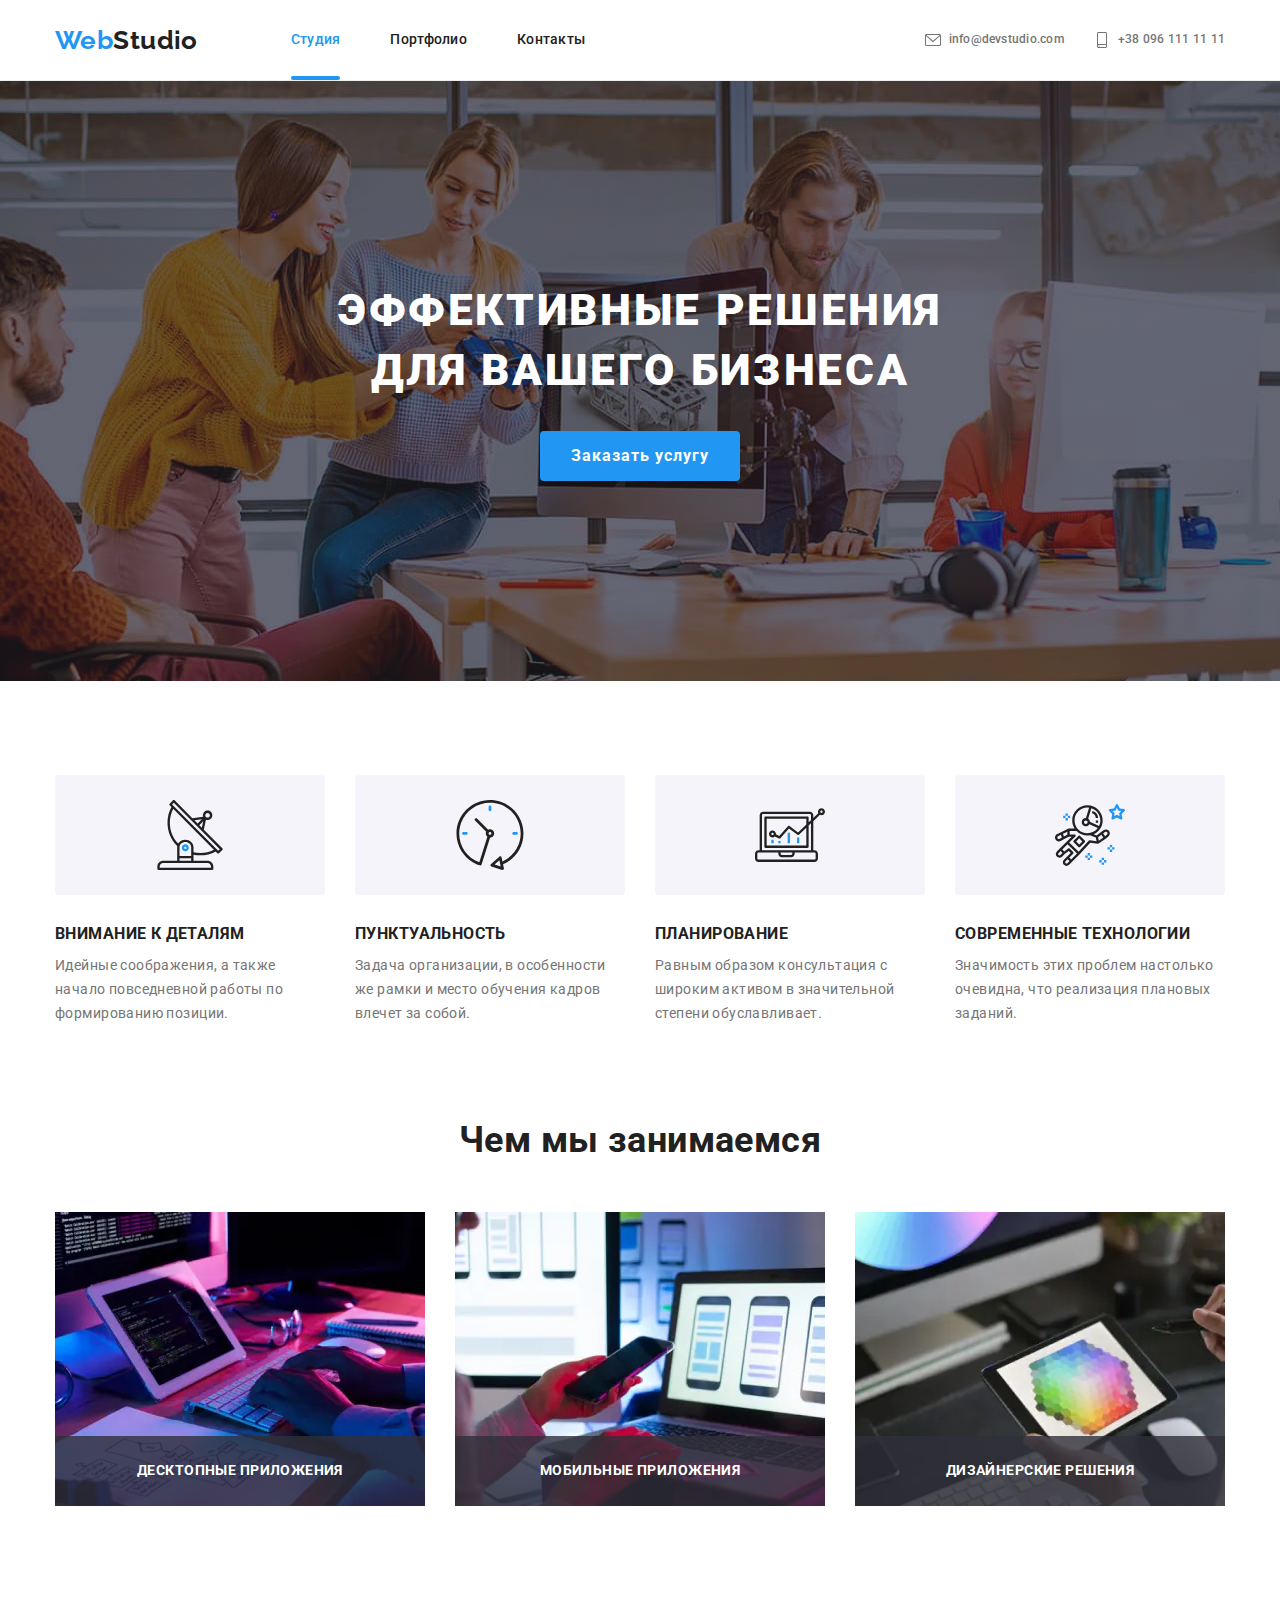
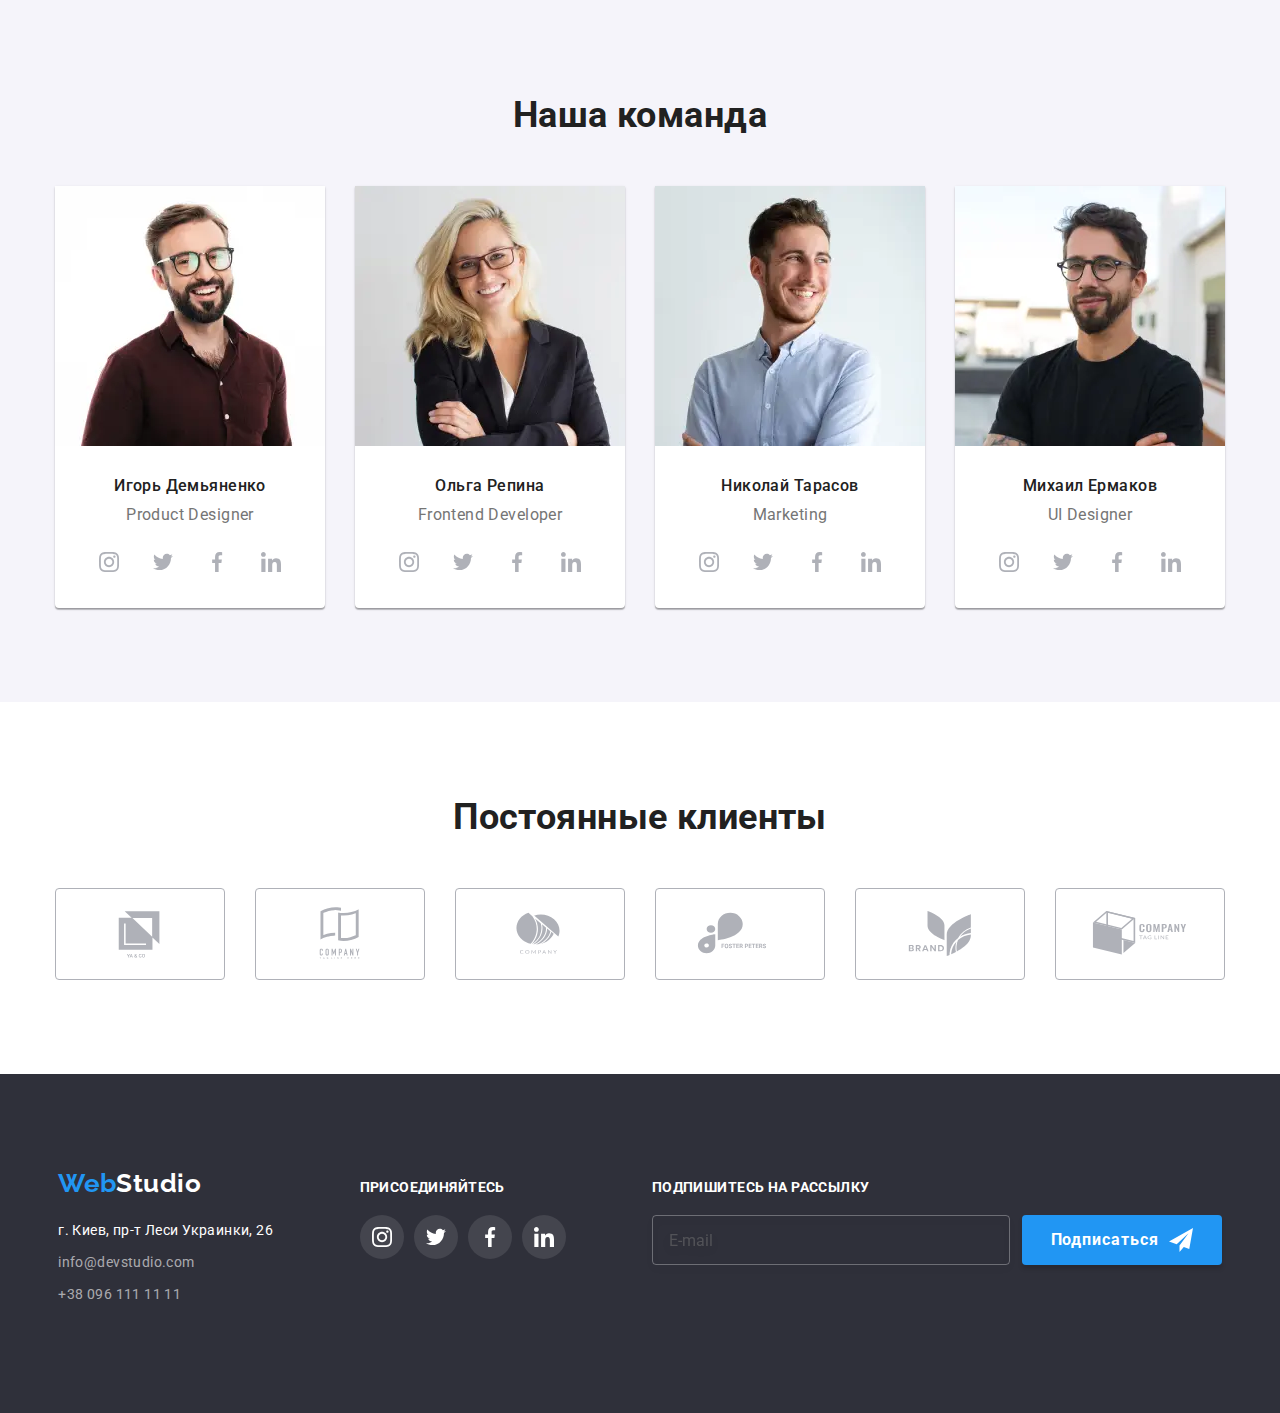
<file: index.html>
<!doctype html>
<html lang="ru">
<head>
    <meta charset="utf-8">
    <meta name="viewport" content="width=device-width, initial-scale=1.0" />
    <link 
    href="https://fonts.googleapis.com/css2?family=Raleway:wght@700&family=Roboto:wght@400;500;700;900&display=swap"
    rel="stylesheet">
    <link rel="stylesheet" href="./css/modern-normalize.css">
    <link rel="stylesheet" href="./css/main.min.css" />
    <title>Studio Main</title>
</head>
<body>
<!-- Page header -->
<header class="page-header">
    <div class="section__container header-container">
        <nav class="nav-group">
            <a href="#" class="header-logo">
                <span class="header-logo-colorized">Web</span>Studio
            </a>
            <ul class="site-nav">
                <li class="site-nav__item"> 
                    <a href="#" class="site-nav__link site-nav__link--current">Студия</a>
                </li>
                <li class="site-nav__item"> 
                    <a href="./portfolio.html" class="site-nav__link">Портфолио</a>
                </li>
                <li class="site-nav__item"> 
                    <a href="#" class="site-nav__link">Контакты</a>
                </li>
            </ul>
        </nav>
        <ul class="contact">
            <li class="contact__item"> 
               <a href="mailto:info@devstudio.com" class="contact__link">
                <svg class="contact__icon contact__icon--envelope">
                    <use href="./images/sprite.svg#envelope"></use>
                </svg>
                info@devstudio.com
                </a>
            </li>
            <li class="contact__item"> 
                <a href="tel:+380961111111" class="contact__link">
                    <svg class="contact__icon contact__icon--phone">
                        <use href="./images/sprite.svg#smartphone"></use>
                    </svg>
                    +38 096 111 11 11
                </a> 
            </li>
        </ul>
        <button type="button" class="menu-btn" data-menu-open>
            <svg class="menu-btn__icon" width="40" height="40">
                <use href="./images/sprite.svg#menu-icon"></use>
            </svg>
        </button>
    </div>
    <div class="mob-menu" data-menu>
        <div class="mob-menu__container" >
            <button class="mob-menu__close-btn" type="button" data-menu-close>
                <svg class="mob-menu__close-icon" width="40" height="40">
                    <use href="./images/sprite.svg#close-mob-menu"></use>
                </svg>
            </button>
            <div class="mob-menu__wrapper">
                <ul class="mob-menu__nav">
                    <li class="mob-menu__nav__item">
                        <a href="#" class="mob-menu__nav__link mob-menu__nav__link--current">Студия</a>
                    </li>
                    <li class="mob-menu__nav__item">
                        <a href="./portfolio.html" class="mob-menu__nav__link">Портфолио</a>
                    </li>
                    <li class="mob-menu__nav__item">
                        <a href="#" class="mob-menu__nav__link">Контакты</a>
                    </li>
                </ul>
                <div class="mob-menu__contacts">
                    <div class="mob-menu__tel">
                        <a href="tel:+380961111111" class="mob-menu__tel__link">
                            +38 096 111 11 11
                        </a>
                    </div>
                    <div class="mob-menu__mail">
                        <a href="mailto:info@devstudio.com" class="mob-menu__mail__link">
                            info@devstudio.com
                        </a>
                    </div>
                    <ul class="mob-menu__socials">
                        <li class="mob-menu__socials__item">
                            <a class="mob-menu__socials__link" href="#">Instagram</a>
                        </li>
                        <li class="mob-menu__socials__item">
                            <a class="mob-menu__socials__link" href="#">Twitter</a>
                        </li>
                        <li class="mob-menu__socials__item">
                            <a class="mob-menu__socials__link" href="#">Facebook</a>
                        </li>
                        <li class="mob-menu__socials__item">
                            <a class="mob-menu__socials__link" href="#">LinkedIn</a>
                        </li>
                    </ul>
                </div>
            </div>
        </div>
    </div>
</header>

<main>
<!-- Hero -->
<section class="hero">
    <h1 class="hero__title">Эффективные решения для вашего бизнеса</h1>
    <button type="button" class="button-primary button-primary--hero" data-modal-open>Заказать услугу</button>
</section>

<!-- Our advantages -->
<section class="section section--no-paddings">
    <div class="section__container">
        <h2 class="section__title section__title--hide">Наши преимущества</h2>
        <ul class="advantage">
            <li class="advantage__item">
                <div class="icon-wrapper">                
                  <svg class="advantage__icon" width="70" height="70">
                    <use href="./images/sprite.svg#antenna"></use>
                  </svg>
                </div>          
                <h3 class="advantage__title">Внимание к деталям</h3>
                <p class="advantage__text">Идейные соображения, а также начало повседневной работы по формированию позиции.</p>
            <li class="advantage__item">
                <div class="icon-wrapper">
                  <svg class="advantage__icon" width="70" height="70">
                    <use href="./images/sprite.svg#clock"></use>
                  </svg>
                </div>     
                <h3 class="advantage__title">Пунктуальность</h3>
                <p class="advantage__text">Задача организации, в особенности же рамки и место обучения кадров влечет за собой.</p>
            </li>
            <li class="advantage__item">
                <div class="icon-wrapper">
                  <svg class="advantage__icon" width="70" height="70">
                    <use href="./images/sprite.svg#diagram"></use>
                  </svg>
                </div>     
                <h3 class="advantage__title">Планирование</h3>
                <p class="advantage__text">Равным образом консультация с широким активом в значительной степени обуславливает.</p>
            </li>
            <li class="advantage__item">
                <div class="icon-wrapper">
                  <svg class="advantage__icon" width="70" height="70">
                    <use href="./images/sprite.svg#astronaut"></use>
                  </svg>
                </div>     
                <h3 class="advantage__title">Современные технологии</h3>
                <p class="advantage__text">Значимость этих проблем настолько очевидна, что реализация плановых заданий.</p>
            </li>
        </ul>
    </div>
</section>

<!-- Features -->
<section class="section section--none-top">
    <div class="section__container">
        <h2 class="section__title">Чем мы занимаемся</h2>
        <ul class="feature">
            <li class="feature__item">
                <picture>
                    <source srcset="
                        ./images/desk/feature1_1200px.webp 1x, 
                        ./images/desk/feature1@2x_1200px.webp 2x" type="image/webp"/>
                    <source srcset="
                        ./images/desk/feature1_1200px.jpg 1x, 
                        ./images/desk/feature1@2x_1200px.jpg 2x" type="image/jpg"/>
                    <img class="member__image" src="./images/mob/feature1_1200px.jpg" alt="Процесс расработки проекта">
                </picture>
                <div class="feature-wrapper">
                    <p class="feature__text">Десктопные приложения</p>
                </div>
            </li>
            <li class="feature__item">
                <picture>
                    <source srcset="
                        ./images/desk/feature2_1200px.webp 1x, 
                        ./images/desk/feature2@2x_1200px.webp 2x" type="image/webp"/>
                    <source srcset="
                        ./images/desk/feature2_1200px.jpg 1x, 
                        ./images/desk/feature2@2x_1200px.jpg 2x" type="image/jpg"/>
                    <img class="member__image" src="./images/mob/feature2_1200px.jpg" alt="Адаптация для мобильных устройств">
                </picture>
                <div class="feature-wrapper">
                    <p class="feature__text">Мобильные приложения</p>
                </div>
            </li>
            <li class="feature__item">
                <picture>
                    <source srcset="
                        ./images/desk/feature3_1200px.webp 1x, 
                        ./images/desk/feature3@2x_1200px.webp 2x" type="image/webp"/>
                    <source srcset="
                        ./images/desk/feature3_1200px.jpg 1x, 
                        ./images/desk/feature3@2x_1200px.jpg 2x" type="image/jpg"/>
                    <img class="member__image" src="./images/mob/feature3_1200px.jpg" alt="Разработка дизайна">
                </picture>
                <div class="feature-wrapper">
                    <p class="feature__text">Дизайнерские решения</p>
                </div>
            </li>
        </ul>
    </div>
</section>

<!-- Our team -->
<section class="section section--no-paddings section--dimm">
    <div class="section__container">
        <h2 class="section__title">Наша команда</h2>
        <ul class="member">
            <li class="member__item">
                <picture>
                    <source media="(min-width:1200px)" srcset="
                        ./images/desk/member1_1200px.webp 1x, 
                        ./images/desk/member1@2x_1200px.webp 2x" type="image/webp"/>
                    <source media="(min-width:1200px)" srcset="
                        ./images/desk/member1_1200px.jpg 1x, 
                        ./images/desk/member1@2x_1200px.jpg 2x" type="image/jpg"/>
                    <source media="(min-width:768px)" srcset="
                        ./images/tab/member1_768px.webp 1x, 
                        ./images/tab/member1@2x_768px.webp 2x" type="image/webp"/>
                    <source media="(min-width:768px)" srcset="
                        ./images/tab/member1_768px.jpg 1x, 
                        ./images/tab/member1@2x_768px.jpg 2x" type="image/jpg"/>
                    <source media="(max-width:767px)" srcset="
                        ./images/mob/member1_480px.webp 1x, 
                        ./images/mob/member1@2x_480px.webp 2x" type="image/webp"/>
                    <source media="(max-width:767px)" srcset="
                        ./images/mob/member1_480px.jpg 1x, 
                        ./images/mob/member1@2x_480px.jpg 2x" type="image/jpg"/>
                    <img class="member__image" src="./images/mob/member1_480px.jpg" alt="фото Игоря Демьяненко">
                </picture>
                <div class="member-wrapper">
                  <h3 class="member__name">Игорь Демьяненко</h3>
                  <p class="member__position">Product Designer</p>
                  <ul class="socials">
                      <li class="socials__item">
                        <a href="" class="socials__link">
                            <svg class="socials__icon socials__icon--grey">
                                <use href="./images/sprite.svg#instagram"></use>
                            </svg>
                        </a>
                          </li>
                      <li class="socials__item">
                        <a href="" class="socials__link">
                            <svg class="socials__icon socials__icon--grey">
                                <use href="./images/sprite.svg#twitter"></use>
                            </svg>
                        </a>
                          </li>
                      <li class="socials__item">
                        <a href="" class="socials__link">
                            <svg class="socials__icon socials__icon--grey">
                                <use href="./images/sprite.svg#facebook"></use>
                            </svg>
                        </a>
                          </li>
                      <li class="socials__item">
                         <a href="" class="socials__link">
                            <svg class="socials__icon socials__icon--grey">
                                <use href="./images/sprite.svg#linkedin"></use>
                            </svg>
                        </a>
                          </li>
                  </ul>
                </div>
            </li>
            <li class="member__item">
                <picture>
                    <source media="(min-width:1200px)" srcset="
                        ./images/desk/member2_1200px.webp 1x, 
                        ./images/desk/member2@2x_1200px.webp 2x" type="image/webp"/>
                    <source media="(min-width:1200px)" srcset="
                        ./images/desk/member2_1200px.jpg 1x, 
                        ./images/desk/member2@2x_1200px.jpg 2x" type="image/jpg"/>
                    <source media="(min-width:768px)" srcset="
                        ./images/tab/member2_768px.webp 1x, 
                        ./images/tab/member2@2x_768px.webp 2x" type="image/webp"/>
                    <source media="(min-width:768px)" srcset="
                        ./images/tab/member2_768px.jpg 1x, 
                        ./images/tab/member2@2x_768px.jpg 2x" type="image/jpg"/>
                    <source media="(max-width:767px)" srcset="
                        ./images/mob/member2_480px.webp 1x, 
                        ./images/mob/member2@2x_480px.webp 2x" type="image/webp"/>
                    <source media="(max-width:767px)" srcset="
                        ./images/mob/member2_480px.jpg 1x, 
                        ./images/mob/member2@2x_480px.jpg 2x" type="image/jpg"/>
                    <img class="member__image" src="./images/mob/member2_480px.jpg" alt="фото Игоря Демьяненко">
                </picture>
                <div class="member-wrapper">
                  <h3 class="member__name">Ольга Репина</h3>
                  <p class="member__position">Frontend Developer</p>
                  <ul class="socials">
                      <li class="socials__item">
                          <a href="" class="socials__link">
                              <svg class="socials__icon socials__icon--grey">
                                  <use href="./images/sprite.svg#instagram"></use>
                              </svg>
                          </a>
                      </li>
                      <li class="socials__item">
                          <a href="" class="socials__link">
                              <svg class="socials__icon socials__icon--grey">
                                  <use href="./images/sprite.svg#twitter"></use>
                              </svg>
                          </a>
                      </li>
                      <li class="socials__item">
                          <a href="" class="socials__link">
                              <svg class="socials__icon socials__icon--grey">
                                  <use href="./images/sprite.svg#facebook"></use>
                              </svg>
                          </a>
                      </li>
                      <li class="socials__item">
                          <a href="" class="socials__link">
                              <svg class="socials__icon socials__icon--grey">
                                  <use href="./images/sprite.svg#linkedin"></use>
                              </svg>
                          </a>
                      </li>
                  </ul>
                </div>
            </li>
            <li class="member__item">
                <picture>
                    <source media="(min-width:1200px)" srcset="
                        ./images/desk/member3_1200px.webp 1x, 
                        ./images/desk/member3@2x_1200px.webp 2x" type="image/webp"/>
                    <source media="(min-width:1200px)" srcset="
                        ./images/desk/member3_1200px.jpg 1x, 
                        ./images/desk/member3@2x_1200px.jpg 2x" type="image/jpg"/>
                    <source media="(min-width:768px)" srcset="
                        ./images/tab/member3_768px.webp 1x, 
                        ./images/tab/member3@2x_768px.webp 2x" type="image/webp"/>
                    <source media="(min-width:768px)" srcset="
                        ./images/tab/member3_768px.jpg 1x, 
                        ./images/tab/member3@2x_768px.jpg 2x" type="image/jpg"/>
                    <source media="(max-width:767px)" srcset="
                        ./images/mob/member3_480px.webp 1x, 
                        ./images/mob/member3@2x_480px.webp 2x" type="image/webp"/>
                    <source media="(max-width:767px)" srcset="
                        ./images/mob/member3_480px.jpg 1x, 
                        ./images/mob/member3@2x_480px.jpg 2x" type="image/jpg"/>
                    <img class="member__image" src="./images/mob/member3-480px.jpg" alt="фото Игоря Демьяненко">
                </picture>
                <div class="member-wrapper">
                  <h3 class="member__name">Николай Тарасов</h3>
                  <p class="member__position">Marketing</p>
                  <ul class="socials">
                      <li class="socials__item">
                          <a href="" class="socials__link">
                              <svg class="socials__icon socials__icon--grey">
                                  <use href="./images/sprite.svg#instagram"></use>
                              </svg>
                          </a>
                      </li>
                      <li class="socials__item">
                          <a href="" class="socials__link">
                              <svg class="socials__icon socials__icon--grey">
                                  <use href="./images/sprite.svg#twitter"></use>
                              </svg>
                          </a>
                      </li>
                      <li class="socials__item">
                          <a href="" class="socials__link">
                              <svg class="socials__icon socials__icon--grey">
                                  <use href="./images/sprite.svg#facebook"></use>
                              </svg>
                          </a>
                      </li>
                      <li class="socials__item">
                          <a href="" class="socials__link">
                              <svg class="socials__icon socials__icon--grey">
                                  <use href="./images/sprite.svg#linkedin"></use>
                              </svg>
                          </a>
                      </li>
                  </ul>
                </div>
            </li>
            <li class="member__item">
                <picture>
                    <source media="(min-width:1200px)" srcset="
                        ./images/desk/member4_1200px.webp 1x, 
                        ./images/desk/member4@2x_1200px.webp 2x" type="image/webp"/>
                    <source media="(min-width:1200px)" srcset="
                        ./images/desk/member4_1200px.jpg 1x, 
                        ./images/desk/member4@2x_1200px.jpg 2x" type="image/jpg"/>
                    <source media="(min-width:768px)" srcset="
                        ./images/tab/member4_768px.webp 1x, 
                        ./images/tab/member4@2x_768px.webp 2x" type="image/webp"/>
                    <source media="(min-width:768px)" srcset="
                        ./images/tab/member4_768px.jpg 1x, 
                        ./images/tab/member4@2x_768px.jpg 2x" type="image/jpg"/>
                    <source media="(max-width:767px)" srcset="
                        ./images/mob/member4_480px.webp 1x, 
                        ./images/mob/member4@2x_480px.webp 2x" type="image/webp"/>
                    <source media="(max-width:767px)" srcset="
                        ./images/mob/member4_480px.jpg 1x, 
                        ./images/mob/member4@2x_480px.jpg 2x" type="image/jpg"/>
                    <img class="member__image" src="./images/mob/member4_480px.jpg" alt="фото Игоря Демьяненко">
                </picture>
                <div class="member-wrapper">
                  <h3 class="member__name">Михаил Ермаков</h3>
                  <p class="member__position">UI Designer</p>
                  <ul class="socials">
                      <li class="socials__item">
                          <a href="" class="socials__link">
                              <svg class="socials__icon socials__icon--grey">
                                  <use href="./images/sprite.svg#instagram"></use>
                              </svg>
                          </a>
                      </li>
                      <li class="socials__item">
                          <a href="" class="socials__link">
                              <svg class="socials__icon socials__icon--grey">
                                  <use href="./images/sprite.svg#twitter"></use>
                              </svg>
                          </a>
                      </li>
                      <li class="socials__item">
                          <a href="" class="socials__link">
                              <svg class="socials__icon socials__icon--grey">
                                  <use href="./images/sprite.svg#facebook"></use>
                              </svg>
                          </a>
                      </li>
                      <li class="socials__item">
                          <a href="" class="socials__link">
                              <svg class="socials__icon socials__icon--grey">
                                  <use href="./images/sprite.svg#linkedin"></use>
                              </svg>
                          </a>
                      </li>
                  </ul>
                </div>
            </li>
        </ul>
    </div>
</section>

<!-- Our Clients -->
<section class="section section--no-paddings">
    <div class="section__container section__container--no-padding">
        <h2 class="section__title">Постоянные клиенты</h2>
        <ul class="client">
            <li class="client__item">
                <a href="" class="client__link">
                    <svg class="client__icon" width="106" height="60">
                        <use  href="./images/clients-sprite.svg#logo1"></use>
                    </svg>
                </a>
            </li>
            <li class="client__item">
                <a href="" class="client__link">
                    <svg class="client__icon" width="106" height="60">
                        <use href="./images/clients-sprite.svg#logo2"></use>
                    </svg>
                </a>
            </li>
            <li class="client__item">
                <a href="" class="client__link">
                    <svg class="client__icon" width="106" height="60">
                        <use href="./images/clients-sprite.svg#logo3"></use>
                    </svg>
                </a>
            </li>
            <li class="client__item">
                <a href="" class="client__link">
                    <svg class="client__icon" width="106" height="60">
                        <use href="./images/clients-sprite.svg#logo4"></use>
                    </svg>
                </a>
            </li>
            <li class="client__item">
                <a href="" class="client__link">
                    <svg class="client__icon" width="106" height="60">
                        <use href="./images/clients-sprite.svg#logo5"></use>
                    </svg>
                </a>
            </li>
            <li class="client__item">
                <a href="" class="client__link">
                    <svg class="client__icon" width="106" height="60">
                        <use href="./images/clients-sprite.svg#logo6"></use>
                    </svg>
                </a>
            </li>
        </ul>
    </div>
</section>
</main>

<!-- Footer -->
<footer class="section page-footer">
    <div class="footer-container">      
        <div class="ftr-address-wrapper">
            <a href="#" class="footer-logo">
                <span class="footer-logo-colorized">Web</span>Studio
            </a>
            <address class="footer-address">
                <p class="location">г. Киев, пр-т Леси Украинки, 26</p>
                <ul class="ftr-contact">
                    <li class="ftr-contact__item"> 
                        <a href="mailto:info@devstudio.com" class="ftr-contact__link">info@devstudio.com
                        </a> 
                    </li>
                    <li class="ftr-contact__item"> 
                        <a href="tel:+380961111111" class="ftr-contact__link">+38 096 111 11 11
                        </a> 
                    </li>
                </ul>
            </address>
        </div>
        <div class="ftr-socials-wrapper">
            <p class="appeal">присоединяйтесь</p>
            <ul class="socials">
                <li class="socials__item">
                    <a href="" class="socials__link">
                      <svg class="socials__icon">
                        <use href="./images/sprite.svg#instagram"></use>
                      </svg>
                    </a>                    
                </li>
                <li class="socials__item">
                    <a href="" class="socials__link">
                      <svg class="socials__icon">
                        <use href="./images/sprite.svg#twitter"></use>
                      </svg>
                    </a>                    
                </li>
                <li class="socials__item">
                    <a href="" class="socials__link">
                      <svg class="socials__icon">
                        <use href="./images/sprite.svg#facebook"></use>
                      </svg>
                    </a>                    
                </li>
                <li class="socials__item">
                    <a href="" class="socials__link">
                      <svg class="socials__icon">
                        <use href="./images/sprite.svg#linkedin"></use>
                      </svg>
                    </a>                    
                </li>
            </ul>
        </div>       
        <form name="subscription" class="subscription">
            <label for="user_mail" class="subscription__title">Подпишитесь на рассылку</label>
            <div class="signup">
                <input type="email" name="mail" id="user_mail" class="signup__mail" placeholder="E-mail">
                    <button type="submit" class="button-primary button-primary--footer">
                        Подписаться
                        <svg class="signup__icon">
                            <use href="./images/sprite.svg#send"></use>
                        </svg>
                    </button>
            </div>           
        </form>
    </div>
</footer>

<!-- Modal Window -->
<div class="backdrop section__container backdrop--is-hidden" data-modal>
    <div class="window">
        <h3 class="window__title">Оставьте свои данные, мы вам перезвоним</h3>
        <button class="window__close-button" data-modal-close></button>
        <form class="form" name="order__form">
            <div class="form__field">
                <label class="form__field__lable" for="client-name">Имя</label>
                <div class="input-wrapper">
                    <input
                    class="form__field__input" 
                    type="text"
                    name="client-name"
                    id="client-name">
                    <svg class="form__field__icon">
                        <use href="./images/sprite.svg#person"></use>
                    </svg>
                </div>
            </div>
            <div class="form__field">
                <label class="form__field__lable" for="phone-number">Телефон</label>
                <div class="input-wrapper">
                    <input
                    class="form__field__input" 
                    type="tel" 
                    name="phone-number"
                    id="phone-number">
                    <svg class="form__field__icon">
                        <use href="./images/sprite.svg#phone"></use>
                    </svg>
                </div>
            </div>
            <div class="form__field">
                <label class="form__field__lable" for="mail">Почта</label>
                <div class="input-wrapper">
                    <input
                    class="form__field__input" 
                    type="email" 
                    name="mail"
                    id="mail">
                    <svg class="form__field__icon">
                        <use href="./images/sprite.svg#email"></use>
                    </svg>
                </div>
            </div> 
            <div class="form__comment">
                <label class="form__comment__lable" for="comment">Комментарий</label>
                <textarea class="form__comment__textarea" name="comment" rows="5" id="comment" placeholder="Введите текст"></textarea>
            </div>
            <div class="form__checkbox">
                <label class="form__checkbox__lable">
                    <input class="form__checkbox__standart" type="checkbox" name="agreement" value="agree"/>
                    <span class="form__checkbox__custom"></span><span class="">Соглашаюсь с рассылкой и принимаю</span>
                </label>
                <a class="form__checkbox__contract-link" href=""> Условия договора</a>
            </div>
            <button class="button-primary button-primary--modal-wind" type="submit">Отправить</button>
        </form>
    </div>
</div>
<script src="./js/modal.js"></script> 
<script src="./js/mobile-menu.js"></script>
</body>
</html>
</file>
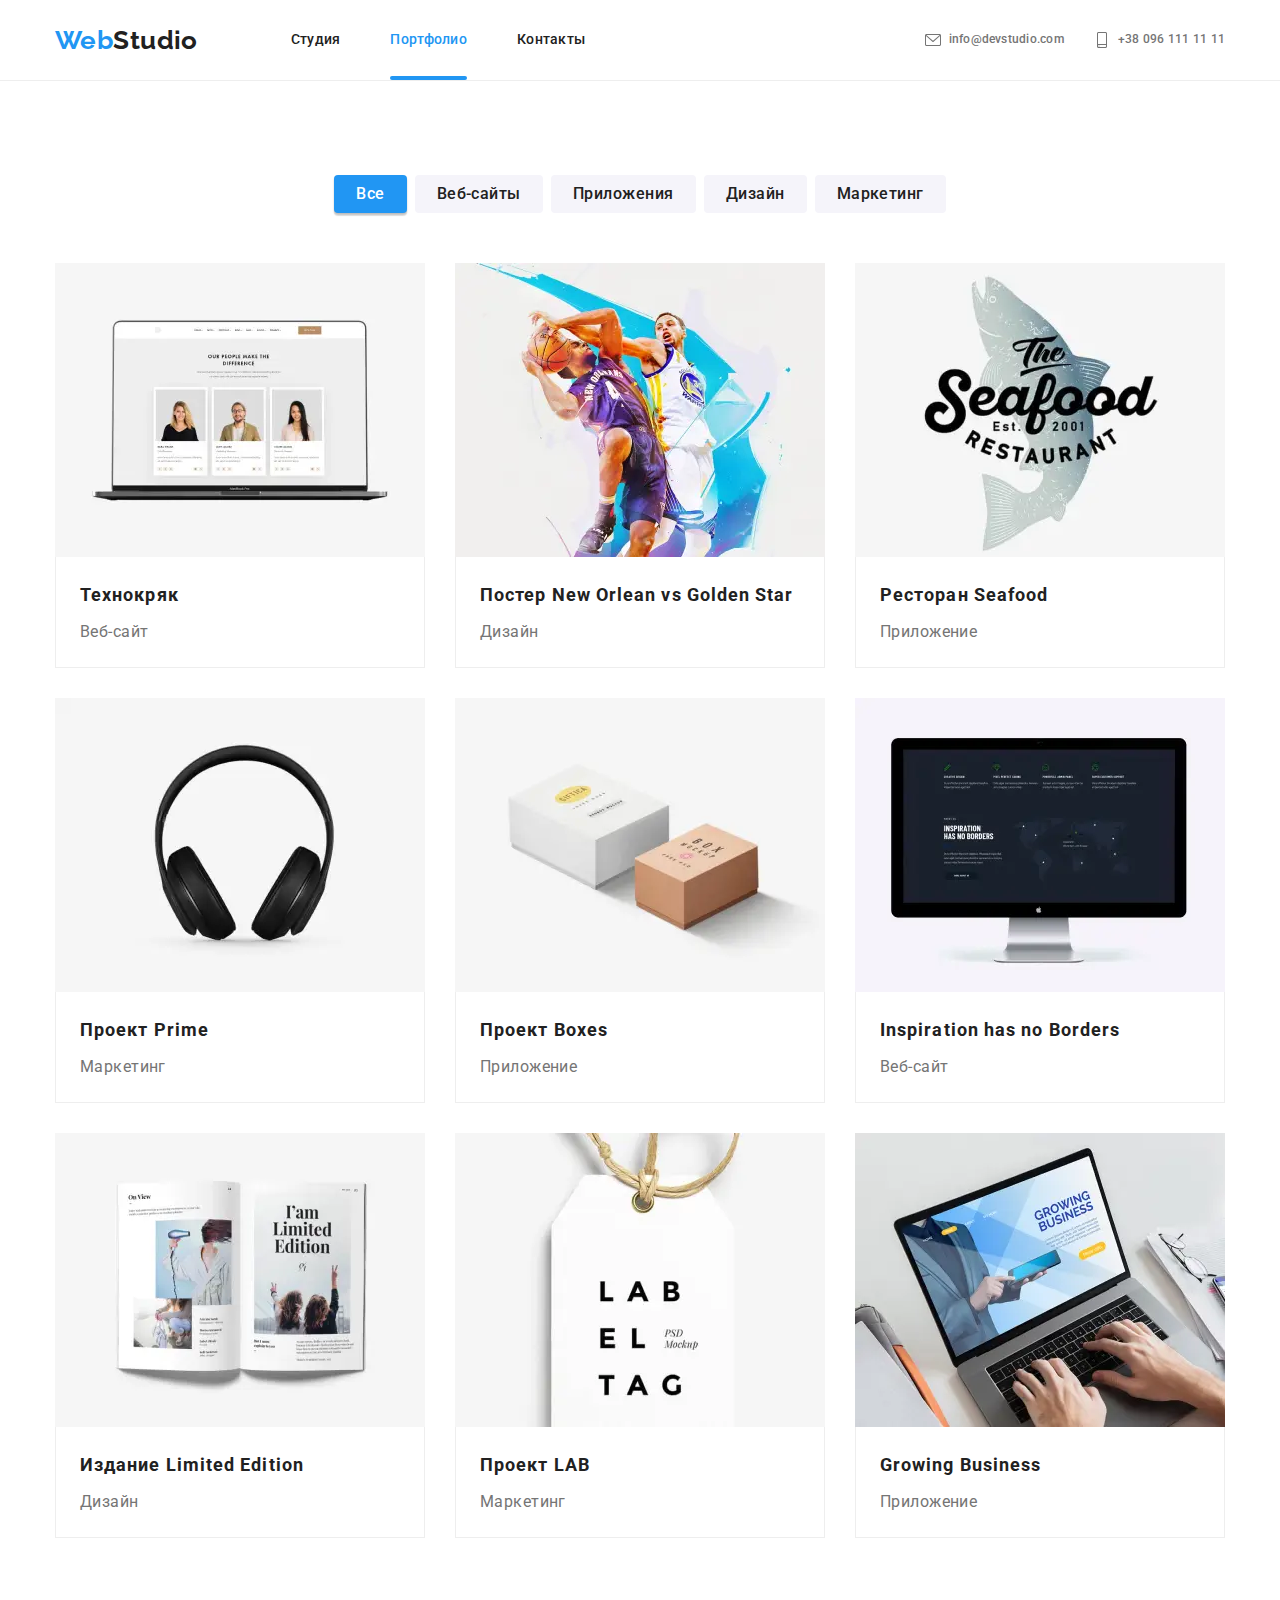
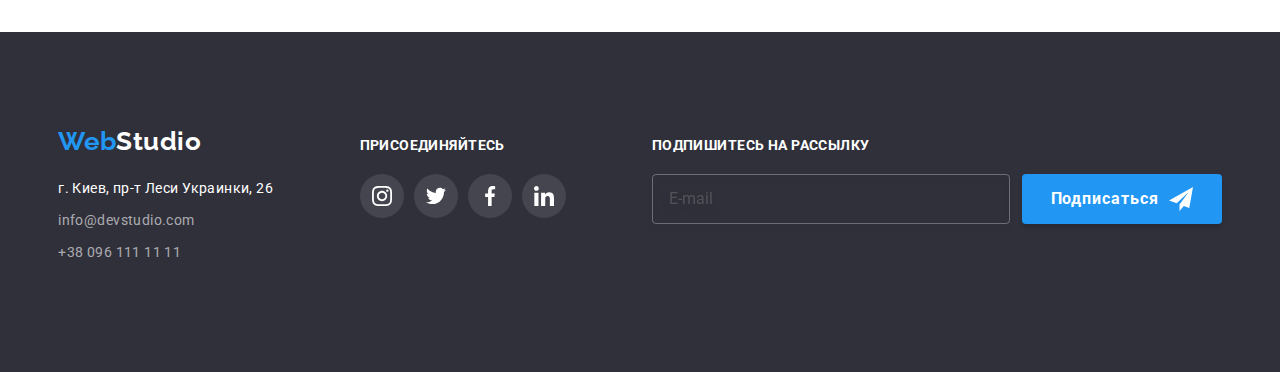
<file: portfolio.html>
<!doctype html>
<html lang="ru">

<head>
    <meta charset="utf-8">
    <meta name="viewport" content="width=device-width, initial-scale=1.0" />
    
    <link href="https://fonts.googleapis.com/css2?family=Raleway:wght@700&family=Roboto:wght@400;500;700;900&display=swap"
        rel="stylesheet">
    <link rel="stylesheet" href="./css/modern-normalize.css">
    <link rel="stylesheet" href="./css/main.min.css" />
    <title>Portfolio</title>
</head>

<body>
    <!-- Page header -->
<header class="page-header">
    <div class="section__container header-container">
        <nav class="nav-group">
            <a href="./index.html" class="header-logo">
                <span class="header-logo-colorized">Web</span>Studio
            </a>
            <ul class="site-nav">
                <li class="site-nav__item">
                    <a href="./index.html" class="site-nav__link">Студия</a>
                </li>
                <li class="site-nav__item">
                    <a href="#" class="site-nav__link site-nav__link--current">Портфолио</a>
                </li>
                <li class="site-nav__item">
                    <a href="#" class="site-nav__link">Контакты</a>
                </li>
            </ul>
        </nav>
        <ul class="contact">
            <li class="contact__item">
                <a href="mailto:info@devstudio.com" class="contact__link">
                    <svg class="contact__icon contact__icon--envelope">
                        <use href="./images/sprite.svg#envelope"></use>
                    </svg>
                    info@devstudio.com
                </a>
            </li>
            <li class="contact__item">
                <a href="tel:+380961111111" class="contact__link">
                    <svg class="contact__icon contact__icon--phone">
                        <use href="./images/sprite.svg#smartphone"></use>
                    </svg>
                    +38 096 111 11 11
                </a>
            </li>
        </ul>
        <button type="button" class="menu-btn" data-menu-open>
            <svg class="menu-btn__icon" width="40" height="40">
                <use href="./images/sprite.svg#menu-icon"></use>
            </svg>
        </button>
    </div>
    <div class="mob-menu" data-menu>
        <div class="section__container mob-menu__container">
            <button class="mob-menu__close-btn" type="button" data-menu-close>
                <svg class="mob-menu__close-icon" width="40" height="40">
                    <use href="./images/sprite.svg#close-mob-menu"></use>
                </svg>
            </button>
            <ul class="mob-menu__nav">
                <li class="mob-menu__nav__item">
                    <a href="./index.html" class="mob-menu__nav__link">Студия</a>
                </li>
                <li class="mob-menu__nav__item">
                    <a href="#" class="mob-menu__nav__link mob-menu__nav__link--current">Портфолио</a>
                </li>
                <li class="mob-menu__nav__item">
                    <a href="#" class="mob-menu__nav__link">Контакты</a>
                </li>
            </ul>
            <div class="mob-menu__tel">
                <a href="tel:+380961111111" class="mob-menu__tel__link">
                    +38 096 111 11 11
                </a>
            </div>
            <div class="mob-menu__mail">
                <a href="mailto:info@devstudio.com" class="mob-menu__mail__link">
                    info@devstudio.com
                </a>
            </div>
            <ul class="mob-menu__socials">
                <li class="mob-menu__socials__item">
                    <a class="mob-menu__socials__link" href="#">Instagram</a>
                </li>
                <li class="mob-menu__socials__item">
                    <a class="mob-menu__socials__link" href="#">Twitter</a>
                </li>
                <li class="mob-menu__socials__item">
                    <a class="mob-menu__socials__link" href="#">Facebook</a>
                </li>
                <li class="mob-menu__socials__item">
                    <a class="mob-menu__socials__link" href="#">LinkedIn</a>
                </li>
            </ul>
        </div>
    </div>
</header>
<main>
        <section class="section section--no-paddings">
            <div class="section__container">
                   <h2 class="section__title section__title--hide">Наши портфолио</h2> <!--убрать (скрыть) в CSS -->
                   <!-- Filter buttons -->
                   <ul class="filter">
                       <li class="filter__item">
                           <button type="button" class="button-secondary button-secondary--current">Все</button>
                       </li>
                       <li class="filter__item">
                           <button type="button" class="button-secondary">Веб-сайты</button>
                       </li>
                       <li class="filter__item">
                           <button type="button" class="button-secondary">Приложения</button>
                       </li>
                       <li class="filter__item">
                           <button type="button" class="button-secondary">Дизайн</button>
                       </li>
                       <li class="filter__item">
                           <button type="button" class="button-secondary">Маркетинг</button>
                       </li>
                   </ul>
                <!-- Portfolio list -->                
                <ul class="portfolio">
                    <li class="portfolio__item">
                        <a href="" class="portfolio__link">
                            <div class="image-thumb">
                                <picture>
                                    <source media="(min-width:1200px)" srcset="
                                        ./images/desk/p1_1200px.webp 1x, 
                                        ./images/desk/p1@2x_1200px.webp 2x" type="image/webp" />
                                    <source media="(min-width:1200px)" srcset="
                                        ./images/desk/p1_1200px.jpg 1x, 
                                        ./images/desk/p1@2x_1200px.jpg 2x" type="image/jpg" />
                                    <source media="(min-width:768px)" srcset="
                                        ./images/tab/p1_768px.webp 1x, 
                                        ./images/tab/p1@2x_768px.webp 2x" type="image/webp" />
                                    <source media="(min-width:768px)" srcset="
                                        ./images/tab/p1_768px.jpg 1x, 
                                        ./images/tab/p1@2x_768px.jpg 2x" type="image/jpg" />
                                    <source media="(max-width:767px)" srcset="
                                        ./images/mob/p1_480px.webp 1x, 
                                        ./images/mob/p1@2x_480px.webp 2x" type="image/webp" />
                                    <source media="(max-width:767px)" srcset="
                                        ./images/mob/p1_480px.jpg 1x, 
                                        ./images/mob/p1@2x_480px.jpg 2x" type="image/jpg" />
                                    <img class="portfolio__image" src="./images/mob/p1_480px.jpg" alt="изображения пользователей на єкране">
                                </picture>
                                <div class="overlay">
                                    <p class="overlay__text">Технокряк это современная площадка распространения коронавируса. Компании используют эту платформу для цифрового шпионажа и атак на защищённые сервера конкурентов.</p>
                                </div>
                            </div>
                            <div class="text-wrapper">
                                <h3 class="portfolio__title">Технокряк</h3>
                                <p class="portfolio__filter">Веб-сайт</p>
                            </div>
                        </a>
                    </li>
                    <li class="portfolio__item">
                        <a href="" class="portfolio__link">
                            <div class="image-thumb">
                                <picture>
                                    <source media="(min-width:1200px)" srcset="
                                        ./images/desk/p2_1200px.webp 1x, 
                                        ./images/desk/p2@2x_1200px.webp 2x" type="image/webp" />
                                    <source media="(min-width:1200px)" srcset="
                                        ./images/desk/p2_1200px.jpg 1x, 
                                        ./images/desk/p2@2x_1200px.jpg 2x" type="image/jpg" />
                                    <source media="(min-width:768px)" srcset="
                                        ./images/tab/p2_768px.webp 1x, 
                                        ./images/tab/p2@2x_768px.webp 2x" type="image/webp" />
                                    <source media="(min-width:768px)" srcset="
                                        ./images/tab/p2_768px.jpg 1x, 
                                        ./images/tab/p2@2x_768px.jpg 2x" type="image/jpg" />
                                    <source media="(max-width:767px)" srcset="
                                        ./images/mob/p2_480px.webp 1x, 
                                        ./images/mob/p2@2x_480px.webp 2x" type="image/webp" />
                                    <source media="(max-width:767px)" srcset="
                                        ./images/mob/p2_480px.jpg 1x, 
                                        ./images/mob/p2@2x_480px.jpg 2x" type="image/jpg" />
                                    <img class="portfolio__image" src="./images/mob/p2_480px.jpg" alt="постер с баскетболистами">
                                </picture>                                
                                <div class="overlay">
                                    <p class="overlay__text">Технокряк это современная площадка распространения коронавируса. Компании используют эту платформу для цифрового шпионажа и атак на защищённые сервера конкурентов.</p>
                                </div>
                            </div>
                            <div class="text-wrapper">
                                <h3 class="portfolio__title">Постер New Orlean vs Golden Star</h3>
                                <p class="portfolio__filter">Дизайн</p>
                            </div>
                               
                        </a>
                    </li>
                    <li class="portfolio__item">
                        <a href="" class="portfolio__link">
                            <div class="image-thumb">
                                <picture>
                                    <source media="(min-width:1200px)" srcset="
                                        ./images/desk/p3_1200px.webp 1x, 
                                        ./images/desk/p3@2x_1200px.webp 2x" type="image/webp" />
                                    <source media="(min-width:1200px)" srcset="
                                        ./images/desk/p3_1200px.jpg 1x, 
                                        ./images/desk/p3@2x_1200px.jpg 2x" type="image/jpg" />
                                    <source media="(min-width:768px)" srcset="
                                        ./images/tab/p3_768px.webp 1x, 
                                        ./images/tab/p3@2x_768px.webp 2x" type="image/webp" />
                                    <source media="(min-width:768px)" srcset="
                                        ./images/tab/p3_768px.jpg 1x, 
                                        ./images/tab/p3@2x_768px.jpg 2x" type="image/jpg" />
                                    <source media="(max-width:767px)" srcset="
                                        ./images/mob/p3_480px.webp 1x, 
                                        ./images/mob/p3@2x_480px.webp 2x" type="image/webp" />
                                    <source media="(max-width:767px)" srcset="
                                        ./images/mob/p3_480px.jpg 1x, 
                                        ./images/mob/p3@2x_480px.jpg 2x" type="image/jpg" />
                                    <img class="portfolio__image" src="./images/mob/p3_480px.jpg" alt="логотип рыбного ресторана">
                                </picture>
                                <div class="overlay">
                                    <p class="overlay__text">Технокряк это современная площадка распространения коронавируса. Компании используют эту платформу для цифрового шпионажа и атак на защищённые сервера конкурентов.</p>
                                </div>
                            </div>
                            <div class="text-wrapper">
                                <h3 class="portfolio__title">Ресторан Seafood</h3>
                                <p class="portfolio__filter">Приложение</p>
                            </div>
                            </a>
                    </li>
                    <li class="portfolio__item">
                        <a href="" class="portfolio__link">
                            <div class="image-thumb">
                                <picture>
                                    <source media="(min-width:1200px)" srcset="
                                        ./images/desk/p4_1200px.webp 1x, 
                                        ./images/desk/p4@2x_1200px.webp 2x" type="image/webp" />
                                    <source media="(min-width:1200px)" srcset="
                                        ./images/desk/p4_1200px.jpg 1x, 
                                        ./images/desk/p4@2x_1200px.jpg 2x" type="image/jpg" />
                                    <source media="(min-width:768px)" srcset="
                                        ./images/tab/p4_768px.webp 1x, 
                                        ./images/tab/p4@2x_768px.webp 2x" type="image/webp" />
                                    <source media="(min-width:768px)" srcset="
                                        ./images/tab/p4_768px.jpg 1x, 
                                        ./images/tab/p4@2x_768px.jpg 2x" type="image/jpg" />
                                    <source media="(max-width:767px)" srcset="
                                        ./images/mob/p4_480px.webp 1x, 
                                        ./images/mob/p4@2x_480px.webp 2x" type="image/webp" />
                                    <source media="(max-width:767px)" srcset="
                                        ./images/mob/p4_480px.jpg 1x, 
                                        ./images/mob/p4@2x_480px.jpg 2x" type="image/jpg" />
                                    <img class="portfolio__image" src="./images/mob/p4_480px.jpg" alt="картинка с наушниками">
                                </picture>
                                <div class="overlay">
                                    <p class="overlay__text">Технокряк это современная площадка распространения коронавируса. Компании используют эту платформу для цифрового шпионажа и атак на защищённые сервера конкурентов.</p>
                                </div>
                            </div>
                            <div class="text-wrapper">
                                <h3 class="portfolio__title">Проект Prime</h3>
                                <p class="portfolio__filter">Маркетинг</p>
                            </div>
                            </a>
                    </li>
                    <li class="portfolio__item">
                        <a href="" class="portfolio__link">
                            <div class="image-thumb">
                                <picture>
                                    <source media="(min-width:1200px)" srcset="
                                        ./images/desk/p5_1200px.webp 1x, 
                                        ./images/desk/p5@2x_1200px.webp 2x" type="image/webp" />
                                    <source media="(min-width:1200px)" srcset="
                                        ./images/desk/p5_1200px.jpg 1x, 
                                        ./images/desk/p5@2x_1200px.jpg 2x" type="image/jpg" />
                                    <source media="(min-width:768px)" srcset="
                                        ./images/tab/p5_768px.webp 1x, 
                                        ./images/tab/p5@2x_768px.webp 2x" type="image/webp" />
                                    <source media="(min-width:768px)" srcset="
                                        ./images/tab/p5_768px.jpg 1x, 
                                        ./images/tab/p5@2x_768px.jpg 2x" type="image/jpg" />
                                    <source media="(max-width:767px)" srcset="
                                        ./images/mob/p5_480px.webp 1x, 
                                        ./images/mob/p5@2x_480px.webp 2x" type="image/webp" />
                                    <source media="(max-width:767px)" srcset="
                                        ./images/mob/p5_480px.jpg 1x, 
                                        ./images/mob/p5@2x_480px.jpg 2x" type="image/jpg" />
                                    <img class="portfolio__image" src="./images/mob/p5_480px.jpg" alt="картинка с коробками">
                                </picture>
                                <div class="overlay">
                                    <p class="overlay__text">Технокряк это современная площадка распространения коронавируса. Компании используют эту платформу для цифрового шпионажа и атак на защищённые сервера конкурентов.</p>
                                </div>
                            </div>
                            <div class="text-wrapper">
                                <h3 class="portfolio__title">Проект Boxes</h3>
                                <p class="portfolio__filter">Приложение</p>
                            </div>
                            </a>
                    </li>
                    <li class="portfolio__item">
                        <a href="" class="portfolio__link">
                            <div class="image-thumb">
                                <picture>
                                    <source media="(min-width:1200px)" srcset="
                                        ./images/desk/p6_1200px.webp 1x, 
                                        ./images/desk/p6@2x_1200px.webp 2x" type="image/webp" />
                                    <source media="(min-width:1200px)" srcset="
                                        ./images/desk/p6_1200px.jpg 1x, 
                                        ./images/desk/p6@2x_1200px.jpg 2x" type="image/jpg" />
                                    <source media="(min-width:768px)" srcset="
                                        ./images/tab/p6_768px.webp 1x, 
                                        ./images/tab/p6@2x_768px.webp 2x" type="image/webp" />
                                    <source media="(min-width:768px)" srcset="
                                        ./images/tab/p6_768px.jpg 1x, 
                                        ./images/tab/p6@2x_768px.jpg 2x" type="image/jpg" />
                                    <source media="(max-width:767px)" srcset="
                                        ./images/mob/p6_480px.webp 1x, 
                                        ./images/mob/p6@2x_480px.webp 2x" type="image/webp" />
                                    <source media="(max-width:767px)" srcset="
                                        ./images/mob/p6_480px.jpg 1x, 
                                        ./images/mob/p6@2x_480px.jpg 2x" type="image/jpg" />
                                    <img class="portfolio__image" src="./images/mob/p6_480px.jpg" alt="изображение континентов">
                                </picture>
                                <div class="overlay">
                                    <p class="overlay__text">Технокряк это современная площадка распространения коронавируса. Компании используют эту платформу для цифрового шпионажа и атак на защищённые сервера конкурентов.</p>
                                </div>
                            </div>
                            <div class="text-wrapper">
                                <h3 class="portfolio__title">Inspiration has no Borders</h3>
                                <p class="portfolio__filter">Веб-сайт</p>
                            </div>
                            </a>
                    </li>
                    <li class="portfolio__item">
                        <a href="" class="portfolio__link">
                            <div class="image-thumb">
                                <picture>
                                    <source media="(min-width:1200px)" srcset="
                                        ./images/desk/p7_1200px.webp 1x, 
                                        ./images/desk/p7@2x_1200px.webp 2x" type="image/webp" />
                                    <source media="(min-width:1200px)" srcset="
                                        ./images/desk/p7_1200px.jpg 1x, 
                                        ./images/desk/p7@2x_1200px.jpg 2x" type="image/jpg" />
                                    <source media="(min-width:768px)" srcset="
                                        ./images/tab/p7_768px.webp 1x, 
                                        ./images/tab/p7@2x_768px.webp 2x" type="image/webp" />
                                    <source media="(min-width:768px)" srcset="
                                        ./images/tab/p7_768px.jpg 1x, 
                                        ./images/tab/p7@2x_768px.jpg 2x" type="image/jpg" />
                                    <source media="(max-width:767px)" srcset="
                                        ./images/mob/p7_480px.webp 1x, 
                                        ./images/mob/p7@2x_480px.webp 2x" type="image/webp" />
                                    <source media="(max-width:767px)" srcset="
                                        ./images/mob/p7_480px.jpg 1x, 
                                        ./images/mob/p7@2x_480px.jpg 2x" type="image/jpg" />
                                    <img class="portfolio__image" src="./images/mob/p7_480px.jpg" alt="изображение раскрытого журнала">
                                </picture>
                                <div class="overlay">
                                    <p class="overlay__text">Технокряк это современная площадка распространения коронавируса. Компании используют эту платформу для цифрового шпионажа и атак на защищённые сервера конкурентов.</p>
                                </div>
                            </div>
                            <div class="text-wrapper">
                                <h3 class="portfolio__title">Издание Limited Edition</h3>
                                <p class="portfolio__filter">Дизайн</p>
                            </div>
                            </a>
                    </li>
                    <li class="portfolio__item">
                        <a href="" class="portfolio__link">
                            <div class="image-thumb">
                                <picture>
                                    <source media="(min-width:1200px)" srcset="
                                        ./images/desk/p8_1200px.webp 1x, 
                                        ./images/desk/p8@2x_1200px.webp 2x" type="image/webp" />
                                    <source media="(min-width:1200px)" srcset="
                                        ./images/desk/p8_1200px.jpg 1x, 
                                        ./images/desk/p8@2x_1200px.jpg 2x" type="image/jpg" />
                                    <source media="(min-width:768px)" srcset="
                                        ./images/tab/p8_768px.webp 1x, 
                                        ./images/tab/p8@2x_768px.webp 2x" type="image/webp" />
                                    <source media="(min-width:768px)" srcset="
                                        ./images/tab/p8_768px.jpg 1x, 
                                        ./images/tab/p8@2x_768px.jpg 2x" type="image/jpg" />
                                    <source media="(max-width:767px)" srcset="
                                        ./images/mob/p8_480px.webp 1x, 
                                        ./images/mob/p8@2x_480px.webp 2x" type="image/webp" />
                                    <source media="(max-width:767px)" srcset="
                                        ./images/mob/p8_480px.jpg 1x, 
                                        ./images/mob/p8@2x_480px.jpg 2x" type="image/jpg" />
                                    <img class="portfolio__image" src="./images/mob/p8_480px.jpg" alt="магазинная бирка">
                                </picture>
                                <div class="overlay">
                                    <p class="overlay__text">Технокряк это современная площадка распространения коронавируса. Компании используют эту платформу для цифрового шпионажа и атак на защищённые сервера конкурентов.</p>
                                </div>
                            </div>
                            <div class="text-wrapper">
                                <h3 class="portfolio__title">Проект LAB</h3>
                                <p class="portfolio__filter">Маркетинг</p>
                            </div>
                            </a>
                    </li>
                    <li class="portfolio__item">
                        <a href="" class="portfolio__link">
                            <div class="image-thumb">
                                <picture>
                                    <source media="(min-width:1200px)" srcset="
                                        ./images/desk/p9_1200px.webp 1x, 
                                        ./images/desk/p9@2x_1200px.webp 2x" type="image/webp" />
                                    <source media="(min-width:1200px)" srcset="
                                        ./images/desk/p9_1200px.jpg 1x, 
                                        ./images/desk/p9@2x_1200px.jpg 2x" type="image/jpg" />
                                    <source media="(min-width:768px)" srcset="
                                        ./images/tab/p9_768px.webp 1x, 
                                        ./images/tab/p9@2x_768px.webp 2x" type="image/webp" />
                                    <source media="(min-width:768px)" srcset="
                                        ./images/tab/p9_768px.jpg 1x, 
                                        ./images/tab/p9@2x_768px.jpg 2x" type="image/jpg" />
                                    <source media="(max-width:767px)" srcset="
                                        ./images/mob/p9_480px.webp 1x, 
                                        ./images/mob/p9@2x_480px.webp 2x" type="image/webp" />
                                    <source media="(max-width:767px)" srcset="
                                        ./images/mob/p9_480px.jpg 1x, 
                                        ./images/mob/p9@2x_480px.jpg 2x" type="image/jpg" />
                                    <img class="portfolio__image" src="./images/mob/p9_480px.jpg" alt="Человек печаает на ноутбуке">
                                </picture>
                                <div class="overlay">
                                    <p class="overlay__text">Технокряк это современная площадка распространения коронавируса. Компании используют эту платформу для цифрового шпионажа и атак на защищённые сервера конкурентов.</p>
                                </div>
                            </div>
                            <div class="text-wrapper">
                                <h3 class="portfolio__title">Growing Business</h3>
                                <p class="portfolio__filter">Приложение</p>
                            </div>
                        </a>
                    </li>
                </ul>
            </div>
        </section>
</main>

    <!-- Footer -->
<footer class="section page-footer">
    <div class="footer-container">
        <div class="ftr-address-wrapper">
            <a href="#" class="footer-logo">
                <span class="footer-logo-colorized">Web</span>Studio
            </a>
            <address class="footer-address">
                <p class="location">г. Киев, пр-т Леси Украинки, 26</p>
                <ul class="ftr-contact">
                    <li class="ftr-contact__item">
                        <a href="mailto:info@devstudio.com" class="ftr-contact__link">info@devstudio.com
                        </a>
                    </li>
                    <li class="ftr-contact__item">
                        <a href="tel:+380961111111" class="ftr-contact__link">+38 096 111 11 11
                        </a>
                    </li>
                </ul>
            </address>
        </div>
        <div class="ftr-socials-wrapper">
            <p class="appeal">присоединяйтесь</p>
            <ul class="socials">
                <li class="socials__item">
                    <a href="" class="socials__link">
                        <svg class="socials__icon">
                            <use href="./images/sprite.svg#instagram"></use>
                        </svg>
                    </a>
                </li>
                <li class="socials__item">
                    <a href="" class="socials__link">
                        <svg class="socials__icon">
                            <use href="./images/sprite.svg#twitter"></use>
                        </svg>
                    </a>
                </li>
                <li class="socials__item">
                    <a href="" class="socials__link">
                        <svg class="socials__icon">
                            <use href="./images/sprite.svg#facebook"></use>
                        </svg>
                    </a>
                </li>
                <li class="socials__item">
                    <a href="" class="socials__link">
                        <svg class="socials__icon">
                            <use href="./images/sprite.svg#linkedin"></use>
                        </svg>
                    </a>
                </li>
            </ul>
        </div>
        <form name="subscription" class="subscription">
            <label for="user_mail" class="subscription__title">Подпишитесь на рассылку</label>
            <div class="signup">
                <input type="email" name="mail" id="user_mail" class="signup__mail" placeholder="E-mail">
                <button type="submit" class="button-primary button-primary--footer">
                    Подписаться
                    <svg class="signup__icon">
                        <use href="./images/sprite.svg#send"></use>
                    </svg>
                </button>
            </div>
        </form>
    </div>
</footer>
<script src="./js/mobile-menu.js"></script>
</body>

</html>
</file>
<file: css/main.min.css>
.mob-menu__nav__link,.mob-menu__tel__link,.mob-menu__mail__link,.mob-menu__socials__link,.ftr-contact__link,.form__checkbox__contract-link,.socials__link,.client__link,.portfolio__link{text-decoration:none}.ftr-contact,.advantage,.member,.socials,.client,.filter,.portfolio{padding:0;margin:0;list-style:none}.location,.appeal,.advantage__text,.member__position,.portfolio__filter,.overlay__text{margin:0;padding:0}.header-logo,.footer-logo{font-family:Raleway;font-size:26px;line-height:1.19;font-weight:700;text-decoration:none}.button-primary--footer,.button-primary--hero,.button-primary{display:-webkit-box;display:-ms-flexbox;display:flex;-webkit-box-align:center;-ms-flex-align:center;align-items:center;-webkit-box-pack:center;-ms-flex-pack:center;justify-content:center;width:200px;height:50px;border-radius:4px;border:none;font-weight:700;font-size:16px;line-height:1.88;letter-spacing:0.06em;color:#fff;-webkit-box-shadow:0px 4px 4px rgba(0,0,0,0.15);box-shadow:0px 4px 4px rgba(0,0,0,0.15);background-color:#2196f3;cursor:pointer}*,*::before,*::after{-webkit-box-sizing:border-box;box-sizing:border-box}body{background-color:#fff;color:#757575;font-family:Roboto,sans-serif;letter-spacing:0.03em;font-size:14px;line-height:1.71}.section{padding:60px 15px}@media screen and (min-width: 1200px){.section{padding:94px 15px}}.section__container{padding:0 15px;margin:0 auto}@media screen and (min-width: 480px){.section__container{width:480px;padding:0}}@media screen and (min-width: 768px){.section__container{width:768px;padding:0 15px}}@media screen and (min-width: 1200px){.section__container{width:1200px;padding:0 15px}}.section--no-paddings{padding-left:0;padding-right:0}.section__container--no-padding{padding:0}.section__title{margin-top:0;font-weight:bold;line-height:1.17;text-align:center;color:#212121}@media screen and (min-width: 480px){.section__title{margin-bottom:30px;font-size:28px}}@media screen and (min-width: 1200px){.section__title{margin-bottom:50px;font-size:36px}}.mob-menu{z-index:2;position:fixed;top:0;left:0;opacity:0;visibility:hidden;pointer-events:none;width:100%;height:100vh;padding:48px 40px;overflow:auto;-webkit-box-sizing:border-box;box-sizing:border-box;-webkit-transition:opacity 250ms cubic-bezier(0.4, 0, 0.2, 1),visibility 250ms cubic-bezier(0.4, 0, 0.2, 1);transition:opacity 250ms cubic-bezier(0.4, 0, 0.2, 1),visibility 250ms cubic-bezier(0.4, 0, 0.2, 1)}.mob-menu.is-open{opacity:1;visibility:visible;pointer-events:auto;background-color:#fff}.mob-menu__container{position:relative;height:100%}.mob-menu__close-btn{position:fixed;top:10px;right:15px;display:-webkit-box;display:-ms-flexbox;display:flex;-webkit-box-align:center;-ms-flex-align:center;align-items:center;-webkit-box-pack:center;-ms-flex-pack:center;justify-content:center;padding:0;border:0;-webkit-box-sizing:border-box;box-sizing:border-box;background-color:transparent;line-height:0}.mob-menu__close-icon{display:block;fill:#212121}.mob-menu__close-btn:active .mob-menu__close-icon{fill:#2196f3}.mob-menu__nav{padding:0;margin:0;list-style:none}.mob-menu__nav__item{margin-bottom:32px}.mob-menu__nav__item:last-child{margin-bottom:0}.mob-menu__nav__link{font-weight:500;letter-spacing:0.02em;font-size:40px;line-height:1.18;color:#212121}.mob-menu__nav__link--current,.mob-menu__nav__link:hover,.mob-menu__nav__link:focus{color:#2196f3}.mob-menu__tel{margin-bottom:32px}.mob-menu__tel__link{font-weight:500;font-size:34px;line-height:1.18;letter-spacing:0.02em;color:#2196f3}.mob-menu__mail{margin-bottom:64px}.mob-menu__mail__link{font-weight:500;font-size:24px;line-height:1.18;letter-spacing:0.02em;color:#757575}.mob-menu__socials{display:-webkit-box;display:-ms-flexbox;display:flex;-ms-flex-wrap:wrap;flex-wrap:wrap;padding:0;margin:0;list-style:none}.mob-menu__socials__item:not(:last-child){padding-right:10px}.mob-menu__socials__item+.mob-menu__socials__item{padding-left:10px;border-left:1px solid rgba(33,33,33,0.2)}.mob-menu__socials__link{font-weight:500;font-size:18px;line-height:1.22;letter-spacing:0.02em;color:#2196f3}.mob-menu__wrapper{display:-webkit-box;display:-ms-flexbox;display:flex;-webkit-box-orient:vertical;-webkit-box-direction:normal;-ms-flex-direction:column;flex-direction:column;-webkit-box-pack:justify;-ms-flex-pack:justify;justify-content:space-between;height:100%}.page-header{border-bottom:1px solid #eee}.site-nav{display:none}.contact{display:none}.header-container{display:-webkit-box;display:-ms-flexbox;display:flex;-webkit-box-pack:justify;-ms-flex-pack:justify;justify-content:space-between;-webkit-box-align:center;-ms-flex-align:center;align-items:center;height:60px;padding:0 15px}.header-logo{font-size:24px;color:#212121}.header-logo-colorized{color:#2196f3}.menu-btn{display:-webkit-box;display:-ms-flexbox;display:flex;-webkit-box-align:center;-ms-flex-align:center;align-items:center;-webkit-box-pack:center;-ms-flex-pack:center;justify-content:center;padding:0;border:0;-webkit-box-sizing:border-box;box-sizing:border-box;background-color:transparent;line-height:0}.menu-btn__icon{display:block;fill:#212121}.menu-btn:active .menu-btn__icon{fill:#2196f3}@media screen and (min-width: 768px){.menu-btn{display:none}.nav-group{display:-webkit-box;display:-ms-flexbox;display:flex;-webkit-box-align:center;-ms-flex-align:center;align-items:center;height:60px}.site-nav{display:-webkit-box;display:-ms-flexbox;display:flex;list-style:none;margin:0 0 0 88px;padding:0}.site-nav__item{position:relative}.site-nav__item+.site-nav__item{margin-left:50px}.site-nav__link{display:block;padding:22px 0;color:#212121;font-weight:500;font-size:14px;line-height:1.14;letter-spacing:0.02em;text-decoration:none;-webkit-transition:color 250ms cubic-bezier(0.4, 0, 0.2, 1);transition:color 250ms cubic-bezier(0.4, 0, 0.2, 1)}.site-nav__link:hover{color:#2196f3}.site-nav__link:focus{color:#2196f3}.site-nav__link--current{color:#2196f3}.site-nav__link--current::after{content:'';position:absolute;bottom:0;left:0;width:100%;height:4px;border-radius:2px;background-color:#2196f3}.contact{display:-webkit-box;display:-ms-flexbox;display:flex;-webkit-box-orient:vertical;-webkit-box-direction:normal;-ms-flex-direction:column;flex-direction:column;margin:0;padding:0;list-style:none}.contact__item:first-child{margin-bottom:10px}.contact__link{text-decoration:none;display:-webkit-box;display:-ms-flexbox;display:flex;color:#757575;font-weight:500;font-size:12px;line-height:1.17;letter-spacing:0.02em;-webkit-transition:color 250ms cubic-bezier(0.4, 0, 0.2, 1);transition:color 250ms cubic-bezier(0.4, 0, 0.2, 1)}.contact__link:hover,.contact__link:focus{color:#2196f3}.contact__icon{width:16px;height:16px;margin-right:8px;fill:currentColor}}@media screen and (min-width: 1200px){.header-container{-webkit-box-pack:start;-ms-flex-pack:start;justify-content:start;height:80px}.header-logo{font-size:26px;padding:24px 0}.nav-group{height:80px}.site-nav{-webkit-box-align:center;-ms-flex-align:center;align-items:center;margin-left:93px}.site-nav__link{padding:32px 0}.contact{-webkit-box-orient:horizontal;-webkit-box-direction:normal;-ms-flex-direction:row;flex-direction:row;margin-left:auto}.contact__link{padding:32px 0}.contact__item:first-child{margin-bottom:0px}.contact__item:last-child{margin-left:30px}}.page-footer{background-color:#2f303a}.ftr-address-wrapper{display:block;text-align:center;margin-bottom:60px}.footer-logo{display:block;margin-bottom:20px;font-size:24px;color:#fff}.footer-logo-colorized{color:#2196f3}.location{margin-bottom:8px;font-style:normal;line-height:1.71;color:#fff}.ftr-contact__item:first-child{margin-bottom:8px}.ftr-contact__link{font-style:normal;line-height:1.71;color:rgba(255,255,255,0.6);-webkit-transition:color 250ms cubic-bezier(0.4, 0, 0.2, 1);transition:color 250ms cubic-bezier(0.4, 0, 0.2, 1)}.ftr-contact__link:hover{color:#fff}.ftr-contact__link:focus{color:#fff}.ftr-socials-wrapper{display:block;text-align:center;margin-bottom:60px}.appeal{margin-bottom:20px;line-height:1.17;font-weight:700;text-transform:uppercase;color:#fff}.subscription{display:-webkit-box;display:-ms-flexbox;display:flex;-webkit-box-orient:vertical;-webkit-box-direction:normal;-ms-flex-direction:column;flex-direction:column;text-align:center}.subscription__title{margin-bottom:20px;line-height:1.17;font-weight:700;text-transform:uppercase;color:#fff}.signup{display:block;text-align:center}.signup__mail{width:100%;height:50px;padding-left:16px;margin-bottom:20px;font-size:16px;line-height:1.25;color:rgba(255,255,255,0.6);background-color:transparent;border:1px solid rgba(255,255,255,0.3);-webkit-box-sizing:border-box;box-sizing:border-box;-webkit-filter:drop-shadow(0px 4px 4px rgba(0,0,0,0.15));filter:drop-shadow(0px 4px 4px rgba(0,0,0,0.15));border-radius:4px;-webkit-transition:border-color 250ms cubic-bezier(0.4, 0, 0.2, 1);transition:border-color 250ms cubic-bezier(0.4, 0, 0.2, 1)}.signup__mail:focus-within{border-color:#fff}.signup__icon{display:inline-block;width:24px;height:24px;margin-left:10px;background-color:transparent}.button-primary--footer{margin:0 auto}@media screen and (min-width: 768px){.footer-container{display:-webkit-box;display:-ms-flexbox;display:flex;-ms-flex-wrap:wrap;flex-wrap:wrap;-ms-flex-pack:distribute;justify-content:space-around}.signup__mail{width:450px;-webkit-transition:border-color 250ms cubic-bezier(0.4, 0, 0.2, 1);transition:border-color 250ms cubic-bezier(0.4, 0, 0.2, 1)}.signup__mail:hover,.signup__mail:focus{border-color:#fff}}@media screen and (min-width: 1200px){.footer-container{display:-webkit-box;display:-ms-flexbox;display:flex;-webkit-box-align:baseline;-ms-flex-align:baseline;align-items:baseline;-ms-flex-pack:distribute;justify-content:space-around;height:100%}.ftr-address-wrapper{display:-webkit-box;display:-ms-flexbox;display:flex;-webkit-box-orient:vertical;-webkit-box-direction:normal;-ms-flex-direction:column;flex-direction:column}.footer-logo{font-size:26px}.ftr-address-wrapper{text-align:left;margin-bottom:0}.appeal{text-align:left}.subscription{display:-webkit-box;display:-ms-flexbox;display:flex;-webkit-box-orient:vertical;-webkit-box-direction:normal;-ms-flex-direction:column;flex-direction:column;text-align:left;-ms-flex-wrap:nowrap;flex-wrap:nowrap}.button-primary--footer{margin-left:12px}.signup{display:-webkit-box;display:-ms-flexbox;display:flex}.signup__mail{width:358px;margin-bottom:0}}.hero{display:-webkit-box;display:-ms-flexbox;display:flex;-webkit-box-orient:vertical;-webkit-box-direction:normal;-ms-flex-direction:column;flex-direction:column;-webkit-box-align:center;-ms-flex-align:center;align-items:center;-webkit-box-pack:center;-ms-flex-pack:center;justify-content:center;max-width:480px;height:400px;margin:0 auto;background-repeat:no-repeat;background-color:#c4c4c4;background-size:480px auto;background-position:center;background-image:-webkit-gradient(linear, left top, left bottom, from(rgba(47,48,58,0.4)), to(rgba(47,48,58,0.4))),url(../images/mob/Hero_480px.jpg);background-image:linear-gradient(rgba(47,48,58,0.4), rgba(47,48,58,0.4)),url(../images/mob/Hero_480px.jpg)}@media screen and (min-device-pixel-ratio: 2), screen and (-webkit-min-device-pixel-ratio: 2), screen and (min-resolution: 192dpi), screen and (min-resolution: 2dppx){.hero{background-image:-webkit-gradient(linear, left top, left bottom, from(rgba(47,48,58,0.4)), to(rgba(47,48,58,0.4))),url(../images/mob/Hero@2x_480px.jpg);background-image:linear-gradient(rgba(47,48,58,0.4), rgba(47,48,58,0.4)),url(../images/mob/Hero@2x_480px.jpg)}}.hero__title{margin:0 0 30px 0;max-width:360px;font-weight:900;font-size:26px;line-height:1.62;text-align:center;letter-spacing:0.06em;text-transform:uppercase;color:#fff}@media screen and (min-width: 768px) and (max-width: 1199px){.hero{max-width:768px;height:400px;background-size:768px auto;background-image:-webkit-gradient(linear, left top, left bottom, from(rgba(47,48,58,0.4)), to(rgba(47,48,58,0.4))),url(../images/tab/Hero_768px.jpg);background-image:linear-gradient(rgba(47,48,58,0.4), rgba(47,48,58,0.4)),url(../images/tab/Hero_768px.jpg)}}@media screen and (min-width: 768px) and (max-width: 1199px) and (min-device-pixel-ratio: 2), screen and (min-width: 768px) and (max-width: 1199px) and (-webkit-min-device-pixel-ratio: 2), screen and (min-width: 768px) and (max-width: 1199px) and (min-resolution: 192dpi), screen and (min-width: 768px) and (max-width: 1199px) and (min-resolution: 2dppx){.hero{background-image:-webkit-gradient(linear, left top, left bottom, from(rgba(47,48,58,0.4)), to(rgba(47,48,58,0.4))),url(../images/tab/Hero@2x_768px.jpg);background-image:linear-gradient(rgba(47,48,58,0.4), rgba(47,48,58,0.4)),url(../images/tab/Hero@2x_768px.jpg)}}@media screen and (min-width: 1200px){.hero{max-width:1600px;height:600px;background-size:1600px auto;background-position:center;background-image:-webkit-gradient(linear, left top, left bottom, from(rgba(47,48,58,0.4)), to(rgba(47,48,58,0.4))),url(../images/desk/Hero_1200px.jpg);background-image:linear-gradient(rgba(47,48,58,0.4), rgba(47,48,58,0.4)),url(../images/desk/Hero_1200px.jpg)}}@media screen and (min-width: 1200px) and (min-device-pixel-ratio: 2), screen and (min-width: 1200px) and (-webkit-min-device-pixel-ratio: 2), screen and (min-width: 1200px) and (min-resolution: 192dpi), screen and (min-width: 1200px) and (min-resolution: 2dppx){.hero{background-image:-webkit-gradient(linear, left top, left bottom, from(rgba(47,48,58,0.4)), to(rgba(47,48,58,0.4))),url(../images/desk/Hero@2x_1200px.jpg);background-image:linear-gradient(rgba(47,48,58,0.4), rgba(47,48,58,0.4)),url(../images/desk/Hero@2x_1200px.jpg)}}@media screen and (min-width: 1200px){.hero .hero__title{max-width:696px;font-size:44px;line-height:1.36}}.button-primary--hero{-webkit-transition:background-color 250ms cubic-bezier(0.4, 0, 0.2, 1);transition:background-color 250ms cubic-bezier(0.4, 0, 0.2, 1)}.button-primary--hero:hover,.button-primary--hero:focus{background-color:#188ce8}input:focus-visible,textarea:focus-visible{outline:none}.backdrop{position:fixed;top:0;left:0;display:block;width:100%;height:100%;background-color:rgba(0,0,0,0.2);-webkit-transition:opacity 250ms cubic-bezier(0.4, 0, 0.2, 1),-webkit-transform 250ms cubic-bezier(0.4, 0, 0.2, 1);transition:opacity 250ms cubic-bezier(0.4, 0, 0.2, 1),-webkit-transform 250ms cubic-bezier(0.4, 0, 0.2, 1);transition:opacity 250ms cubic-bezier(0.4, 0, 0.2, 1),transform 250ms cubic-bezier(0.4, 0, 0.2, 1);transition:opacity 250ms cubic-bezier(0.4, 0, 0.2, 1),transform 250ms cubic-bezier(0.4, 0, 0.2, 1),-webkit-transform 250ms cubic-bezier(0.4, 0, 0.2, 1)}.backdrop--is-hidden{opacity:0;-webkit-transform:scale(0);transform:scale(0);pointer-events:none}.window{position:absolute;top:50%;left:50%;-webkit-transform:translate(-50%, -50%);transform:translate(-50%, -50%);width:98%;height:98%;padding:40px;background-color:#fff;-webkit-box-shadow:0px 1px 3px rgba(0,0,0,0.12),0px 1px 1px rgba(0,0,0,0.14),0px 2px 1px rgba(0,0,0,0.2);box-shadow:0px 1px 3px rgba(0,0,0,0.12),0px 1px 1px rgba(0,0,0,0.14),0px 2px 1px rgba(0,0,0,0.2);border-radius:4px}.window__title{margin:0;font-weight:bold;font-size:20px;line-height:1.5;text-align:center;color:#212121}.window__close-button{position:absolute;display:-webkit-box;display:-ms-flexbox;display:flex;-webkit-box-align:center;-ms-flex-align:center;align-items:center;-webkit-box-pack:center;-ms-flex-pack:center;justify-content:center;top:8px;right:8px;width:30px;height:30px;background-image:url(../images/close.svg);background-color:transparent;border:none;cursor:pointer;-webkit-transition:background-image 250ms cubic-bezier(0.4, 0, 0.2, 1);transition:background-image 250ms cubic-bezier(0.4, 0, 0.2, 1)}.window__close-button:hover,.window__close-button:focus{background-image:url(../images/close-active.svg)}.input-wrapper{position:relative}.form__field{display:-webkit-box;display:-ms-flexbox;display:flex;-webkit-box-orient:vertical;-webkit-box-direction:normal;-ms-flex-direction:column;flex-direction:column;margin-bottom:10px}.form__field__lable{margin-bottom:4px;font-size:12px;line-height:1.17;letter-spacing:0.01em;color:#757575}.form__field__input{width:100%;height:40px;padding-left:42px;border:1px solid rgba(33,33,33,0.2);border-radius:4px;-webkit-transition:border-color 250ms cubic-bezier(0.4, 0, 0.2, 1);transition:border-color 250ms cubic-bezier(0.4, 0, 0.2, 1)}.form__field__input:focus-within{outline:transparent;border-color:#2196f3}.form__field__icon{position:absolute;top:50%;left:12px;-webkit-transform:translateY(-50%);transform:translateY(-50%);width:18px;height:18px;fill:#212121;-webkit-transition:fill 250ms cubic-bezier(0.4, 0, 0.2, 1);transition:fill 250ms cubic-bezier(0.4, 0, 0.2, 1)}.form__field__input:focus+.form__field__icon{fill:#2196f3}::-webkit-input-placeholder{color:rgba(117,117,117,0.5)}:-ms-input-placeholder{color:rgba(117,117,117,0.5)}::-ms-input-placeholder{color:rgba(117,117,117,0.5)}::placeholder{color:rgba(117,117,117,0.5)}.form__comment{display:-webkit-box;display:-ms-flexbox;display:flex;-webkit-box-orient:vertical;-webkit-box-direction:normal;-ms-flex-direction:column;flex-direction:column}.form__comment__lable{margin-bottom:4px;font-size:12px;line-height:1.17;letter-spacing:0.01em}.form__comment__textarea{width:100%;height:120px;padding:12px 16px;resize:none;margin-bottom:20px;font-size:12px;line-height:1.17;letter-spacing:0.01em;border:1px solid rgba(33,33,33,0.2);border-radius:4px;-webkit-transition:border-color 250ms cubic-bezier(0.4, 0, 0.2, 1);transition:border-color 250ms cubic-bezier(0.4, 0, 0.2, 1)}.form__comment__textarea:focus{outline:transparent;border-color:#2196f3}.form__checkbox{display:block;text-align:center;margin-bottom:30px}.form__checkbox__lable{display:inline-block;font-size:12px;line-height:1.17}.form__checkbox__contract-link{font-size:12px;line-height:1.17;color:#2196f3}.form__checkbox__standart{-webkit-appearance:none;-moz-appearance:none;appearance:none;position:absolute}.form__checkbox__custom{display:inline-block;min-width:16px;height:15px;margin-right:7px;border:2px solid #212121;border-radius:4px;overflow:hidden;-webkit-transition:background-color 250ms cubic-bezier(0.4, 0, 0.2, 1),background-image 250ms cubic-bezier(0.4, 0, 0.2, 1),border-color 250ms cubic-bezier(0.4, 0, 0.2, 1);transition:background-color 250ms cubic-bezier(0.4, 0, 0.2, 1),background-image 250ms cubic-bezier(0.4, 0, 0.2, 1),border-color 250ms cubic-bezier(0.4, 0, 0.2, 1)}.form__checkbox__standart:checked+.form__checkbox__custom{border-color:transparent;background-color:#2196f3;background-image:url(../images/checkbox.svg);background-size:contain;background-position:center;background-repeat:no-repeat;background-origin:border-box}.button-primary--modal-wind{margin:0 auto}@media screen and (max-width: 1199px){.window{max-width:450px;height:609px}}@media screen and (min-width: 1200px){.window{max-width:528px;height:581px}.form__checkbox__lable{font-size:14px}.form__checkbox__contract-link{font-size:14px}}.advantage__title{margin-top:0;margin-bottom:10px;text-align:center;font-weight:bold;line-height:1.14;text-transform:uppercase;color:#212121}.advantage__item{margin-bottom:30px}.advantage__item:last-child{margin-bottom:0}.icon-wrapper{display:-webkit-box;display:-ms-flexbox;display:flex;-webkit-box-align:center;-ms-flex-align:center;align-items:center;-webkit-box-pack:center;-ms-flex-pack:center;justify-content:center;margin-bottom:30px;max-width:100%;height:120px;border-radius:4px;background-color:#f5f4fa}.section__title--hide{display:none}@media screen and (min-width: 768px){.advantage{display:-webkit-box;display:-ms-flexbox;display:flex;-webkit-box-pack:center;-ms-flex-pack:center;justify-content:center;-ms-flex-wrap:wrap;flex-wrap:wrap;margin:-15px}.advantage__item{max-width:354px;margin:15px}.advantage__item:last-child{margin-bottom:15px}.advantage__title{text-align:left}}@media screen and (min-width: 1200px){.advantage{-ms-flex-wrap:nowrap;flex-wrap:nowrap}.advantage__item{max-width:270px}}.section--none-top{display:none}@media screen and (min-width: 1200px){.section--none-top{display:block;padding-top:0}.feature{display:-webkit-box;display:-ms-flexbox;display:flex;list-style:none;margin:0;padding:0%;-webkit-box-pack:center;-ms-flex-pack:center;justify-content:center}.feature__item{position:relative}.feature__item+.feature__item{margin-left:30px}.feature__image{display:block}.feature__text{margin:0;padding:0}.feature-wrapper{display:-webkit-box;display:-ms-flexbox;display:flex;-webkit-box-align:center;-ms-flex-align:center;align-items:center;-webkit-box-pack:center;-ms-flex-pack:center;justify-content:center;position:absolute;bottom:0;left:0;width:370px;height:70px;font-weight:700;line-height:1.17;text-transform:uppercase;color:#fff;background-color:rgba(47,48,58,0.8)}}.section--dimm{background-color:#f5f4fa}.member{-webkit-box-sizing:border-box;box-sizing:border-box}.member__image{display:block;width:100%}.member__name{font-weight:500;font-size:16px;line-height:1.19;text-align:center;margin-top:0;margin-bottom:10px;color:#212121}.member__position{margin-bottom:16px;font-size:16px;line-height:1.19;text-align:center}.member__item{max-width:100%;height:auto;margin-bottom:30px;-webkit-box-shadow:0px 1px 3px rgba(0,0,0,0.12),0px 1px 1px rgba(0,0,0,0.14),0px 2px 1px rgba(0,0,0,0.2);box-shadow:0px 1px 3px rgba(0,0,0,0.12),0px 1px 1px rgba(0,0,0,0.14),0px 2px 1px rgba(0,0,0,0.2);border-radius:0px 0px 4px 4px;background-color:#fff}.member__item:last-child{margin-bottom:0}.member-wrapper{padding:30px 0 24px}.socials{display:-webkit-box;display:-ms-flexbox;display:flex;-webkit-box-pack:center;-ms-flex-pack:center;justify-content:center}.socials__item+.socials__item{margin-left:10px}.socials__link{display:-webkit-box;display:-ms-flexbox;display:flex;-webkit-box-align:center;-ms-flex-align:center;align-items:center;-webkit-box-pack:center;-ms-flex-pack:center;justify-content:center;width:44px;height:44px;border-radius:50px;background-color:rgba(255,255,255,0.1);-webkit-transition:background-color 250ms cubic-bezier(0.4, 0, 0.2, 1);transition:background-color 250ms cubic-bezier(0.4, 0, 0.2, 1)}.socials__icon{display:inline-block;width:20px;height:20px;fill:#fff;-webkit-transition:fill 250ms cubic-bezier(0.4, 0, 0.2, 1);transition:fill 250ms cubic-bezier(0.4, 0, 0.2, 1)}.socials__icon--grey{fill:#afb1b8}.socials__item:active .socials__icon{fill:#fff}@media screen and (min-width: 768px){.member{display:-webkit-box;display:-ms-flexbox;display:flex;-webkit-box-align:center;-ms-flex-align:center;align-items:center;-webkit-box-pack:center;-ms-flex-pack:center;justify-content:center;-ms-flex-wrap:wrap;flex-wrap:wrap;margin:-15px}.member__item{margin:15px;width:354px}.member__item:last-child{margin-bottom:15px}.socials__link:hover{background-color:#2196f3}.socials__link:focus{background-color:#2196f3}.socials__link:hover .socials__icon{fill:#fff}.socials__link:focus .socials__icon{fill:#fff}}@media screen and (min-width: 1200px){.member{-ms-flex-wrap:nowrap;flex-wrap:nowrap}.member__item{width:270px}}.client{-webkit-box-sizing:border-box;box-sizing:border-box}.client__item{max-width:210px;margin:0 auto 30px}.client__item:last-child{margin-bottom:0}.client__link{display:-webkit-box;display:-ms-flexbox;display:flex;-webkit-box-align:center;-ms-flex-align:center;align-items:center;-webkit-box-pack:center;-ms-flex-pack:center;justify-content:center;width:100%;height:92px;border:1px solid #afb1b8;-webkit-box-sizing:border-box;box-sizing:border-box;border-radius:4px;-webkit-transition:border-color 250ms cubic-bezier(0.4, 0, 0.2, 1);transition:border-color 250ms cubic-bezier(0.4, 0, 0.2, 1)}.client__link:active,.client__link:hover,.client__link:focus{border-color:#2196f3;outline:none}.client__icon{fill:#afb1b8;-webkit-transition:fill 250ms cubic-bezier(0.4, 0, 0.2, 1);transition:fill 250ms cubic-bezier(0.4, 0, 0.2, 1)}.client__link:hover .client__icon{fill:#2196f3}.client__link:focus .client__icon{fill:#2196f3}@media screen and (min-width: 480px){.client{display:-webkit-box;display:-ms-flexbox;display:flex;-webkit-box-align:center;-ms-flex-align:center;align-items:center;-webkit-box-pack:center;-ms-flex-pack:center;justify-content:center;-ms-flex-wrap:wrap;flex-wrap:wrap;margin:-15px}.client__item{width:210px;margin:15px}.client__item:last-child{margin-bottom:15px}}@media screen and (min-width: 768px){.client__item{width:226px}}@media screen and (min-width: 1200px){.client{-ms-flex-wrap:nowrap;flex-wrap:nowrap}.client__item{width:170px}.client__link:hover{border-color:#2196f3}.client__link:hover .client__icon{fill:#2196f3}}.filter{display:-webkit-box;display:-ms-flexbox;display:flex;-ms-flex-wrap:wrap;flex-wrap:wrap;-webkit-box-pack:left;-ms-flex-pack:left;justify-content:left;margin-bottom:40px}.filter__item:not(:last-child){margin-right:8px}.filter__item:not(:nth-last-child(-n+2)){margin-bottom:15px}.button-secondary{display:inline-block;padding:6px 22px;border-radius:4px;border:none;color:#212121;background-color:#f5f4fa;font-family:inherit;font-weight:500;font-size:16px;line-height:1.63;text-align:center;letter-spacing:0.03em;cursor:pointer;-webkit-transition:background-color 250ms cubic-bezier(0.4, 0, 0.2, 1),color 250ms cubic-bezier(0.4, 0, 0.2, 1),-webkit-box-shadow 250ms cubic-bezier(0.4, 0, 0.2, 1);transition:background-color 250ms cubic-bezier(0.4, 0, 0.2, 1),color 250ms cubic-bezier(0.4, 0, 0.2, 1),-webkit-box-shadow 250ms cubic-bezier(0.4, 0, 0.2, 1);transition:background-color 250ms cubic-bezier(0.4, 0, 0.2, 1),color 250ms cubic-bezier(0.4, 0, 0.2, 1),box-shadow 250ms cubic-bezier(0.4, 0, 0.2, 1);transition:background-color 250ms cubic-bezier(0.4, 0, 0.2, 1),color 250ms cubic-bezier(0.4, 0, 0.2, 1),box-shadow 250ms cubic-bezier(0.4, 0, 0.2, 1),-webkit-box-shadow 250ms cubic-bezier(0.4, 0, 0.2, 1)}.button-secondary:hover,.button-secondary:focus,.button-secondary--current{color:#fff;background-color:#2196f3;-webkit-box-shadow:0px 3px 1px rgba(0,0,0,0.1),0px 1px 2px rgba(0,0,0,0.08),0px 2px 2px rgba(0,0,0,0.12);box-shadow:0px 3px 1px rgba(0,0,0,0.1),0px 1px 2px rgba(0,0,0,0.08),0px 2px 2px rgba(0,0,0,0.12)}@media screen and (min-width: 768px){.filter{-webkit-box-pack:center;-ms-flex-pack:center;justify-content:center;margin-bottom:30px}}@media screen and (min-width: 1200px){.filter{margin-bottom:50px}.filter__item:not(:nth-last-child(-n+2)){margin-bottom:0}}.image-thumb{width:100%;position:relative;overflow:hidden}.text-wrapper{display:block;width:100%;-webkit-box-flex:1;-ms-flex-positive:1;flex-grow:1;padding:20px 24px;border:1px solid #eee;border-top:none}.portfolio{-webkit-box-sizing:border-box;box-sizing:border-box}.portfolio__item{margin:0 auto 30px;max-width:450px}.portfolio__item:last-child{margin-bottom:0}.portfolio__link:hover{-webkit-box-shadow:0px 1px 1px rgba(0,0,0,0.12),0px 4px 4px rgba(0,0,0,0.06),1px 4px 6px rgba(0,0,0,0.16);box-shadow:0px 1px 1px rgba(0,0,0,0.12),0px 4px 4px rgba(0,0,0,0.06),1px 4px 6px rgba(0,0,0,0.16)}.portfolio__link:focus{-webkit-box-shadow:0px 1px 1px rgba(0,0,0,0.12),0px 4px 4px rgba(0,0,0,0.06),1px 4px 6px rgba(0,0,0,0.16);box-shadow:0px 1px 1px rgba(0,0,0,0.12),0px 4px 4px rgba(0,0,0,0.06),1px 4px 6px rgba(0,0,0,0.16)}.portfolio__link{display:-webkit-box;display:-ms-flexbox;display:flex;-webkit-box-orient:vertical;-webkit-box-direction:normal;-ms-flex-direction:column;flex-direction:column;height:100%;width:100%;-webkit-transition:-webkit-box-shadow 250ms cubic-bezier(0.4, 0, 0.2, 1);transition:-webkit-box-shadow 250ms cubic-bezier(0.4, 0, 0.2, 1);transition:box-shadow 250ms cubic-bezier(0.4, 0, 0.2, 1);transition:box-shadow 250ms cubic-bezier(0.4, 0, 0.2, 1), -webkit-box-shadow 250ms cubic-bezier(0.4, 0, 0.2, 1)}.portfolio__image{display:block;max-width:100%;height:auto}.portfolio__title{margin-bottom:4px;margin-top:0;color:#212121;font-weight:700;font-size:18px;line-height:2;letter-spacing:0.06em}.portfolio__filter{color:#757575;font-size:16px;line-height:1.88}.overlay{position:absolute;bottom:0;left:0;-webkit-box-align:center;-ms-flex-align:center;align-items:center;-webkit-transform:translateY(100%);transform:translateY(100%);padding:63px 24px;width:100%;height:100%;opacity:0;background-color:rgba(33,150,243,0.9);-webkit-transition:opacity 250ms cubic-bezier(0.4, 0, 0.2, 1),-webkit-transform 250ms cubic-bezier(0.4, 0, 0.2, 1),-webkit-box-shadow 250ms cubic-bezier(0.4, 0, 0.2, 1);transition:opacity 250ms cubic-bezier(0.4, 0, 0.2, 1),-webkit-transform 250ms cubic-bezier(0.4, 0, 0.2, 1),-webkit-box-shadow 250ms cubic-bezier(0.4, 0, 0.2, 1);transition:transform 250ms cubic-bezier(0.4, 0, 0.2, 1),opacity 250ms cubic-bezier(0.4, 0, 0.2, 1),box-shadow 250ms cubic-bezier(0.4, 0, 0.2, 1);transition:transform 250ms cubic-bezier(0.4, 0, 0.2, 1),opacity 250ms cubic-bezier(0.4, 0, 0.2, 1),box-shadow 250ms cubic-bezier(0.4, 0, 0.2, 1),-webkit-transform 250ms cubic-bezier(0.4, 0, 0.2, 1),-webkit-box-shadow 250ms cubic-bezier(0.4, 0, 0.2, 1)}.overlay__text{font-size:18px;line-height:1.56;color:#fff}.portfolio__link:hover .overlay{-webkit-transform:translateY(0%);transform:translateY(0%);opacity:1;-webkit-box-shadow:0px 1px 1px rgba(0,0,0,0.12),0px 4px 4px rgba(0,0,0,0.06),1px 4px 6px rgba(0,0,0,0.16);box-shadow:0px 1px 1px rgba(0,0,0,0.12),0px 4px 4px rgba(0,0,0,0.06),1px 4px 6px rgba(0,0,0,0.16)}.portfolio__link:focus .overlay{-webkit-transform:translateY(0%);transform:translateY(0%);opacity:1;-webkit-box-shadow:0px 1px 1px rgba(0,0,0,0.12),0px 4px 4px rgba(0,0,0,0.06),1px 4px 6px rgba(0,0,0,0.16);box-shadow:0px 1px 1px rgba(0,0,0,0.12),0px 4px 4px rgba(0,0,0,0.06),1px 4px 6px rgba(0,0,0,0.16)}@media screen and (min-width: 768px){.portfolio{display:-webkit-box;display:-ms-flexbox;display:flex;-ms-flex-wrap:wrap;flex-wrap:wrap;margin:-15px}.portfolio__item{margin:15px;-ms-flex-preferred-size:calc((100% - 2 * 30px) / 2);flex-basis:calc((100% - 2 * 30px) / 2)}.portfolio__item:last-child{margin-bottom:15px}}@media screen and (min-width: 1200px){.portfolio{-webkit-box-pack:center;-ms-flex-pack:center;justify-content:center}.portfolio__item{-ms-flex-preferred-size:calc((100% - 3 * 30px) / 3);flex-basis:calc((100% - 3 * 30px) / 3)}}
/*# sourceMappingURL=main.min.css.map */
</file>
